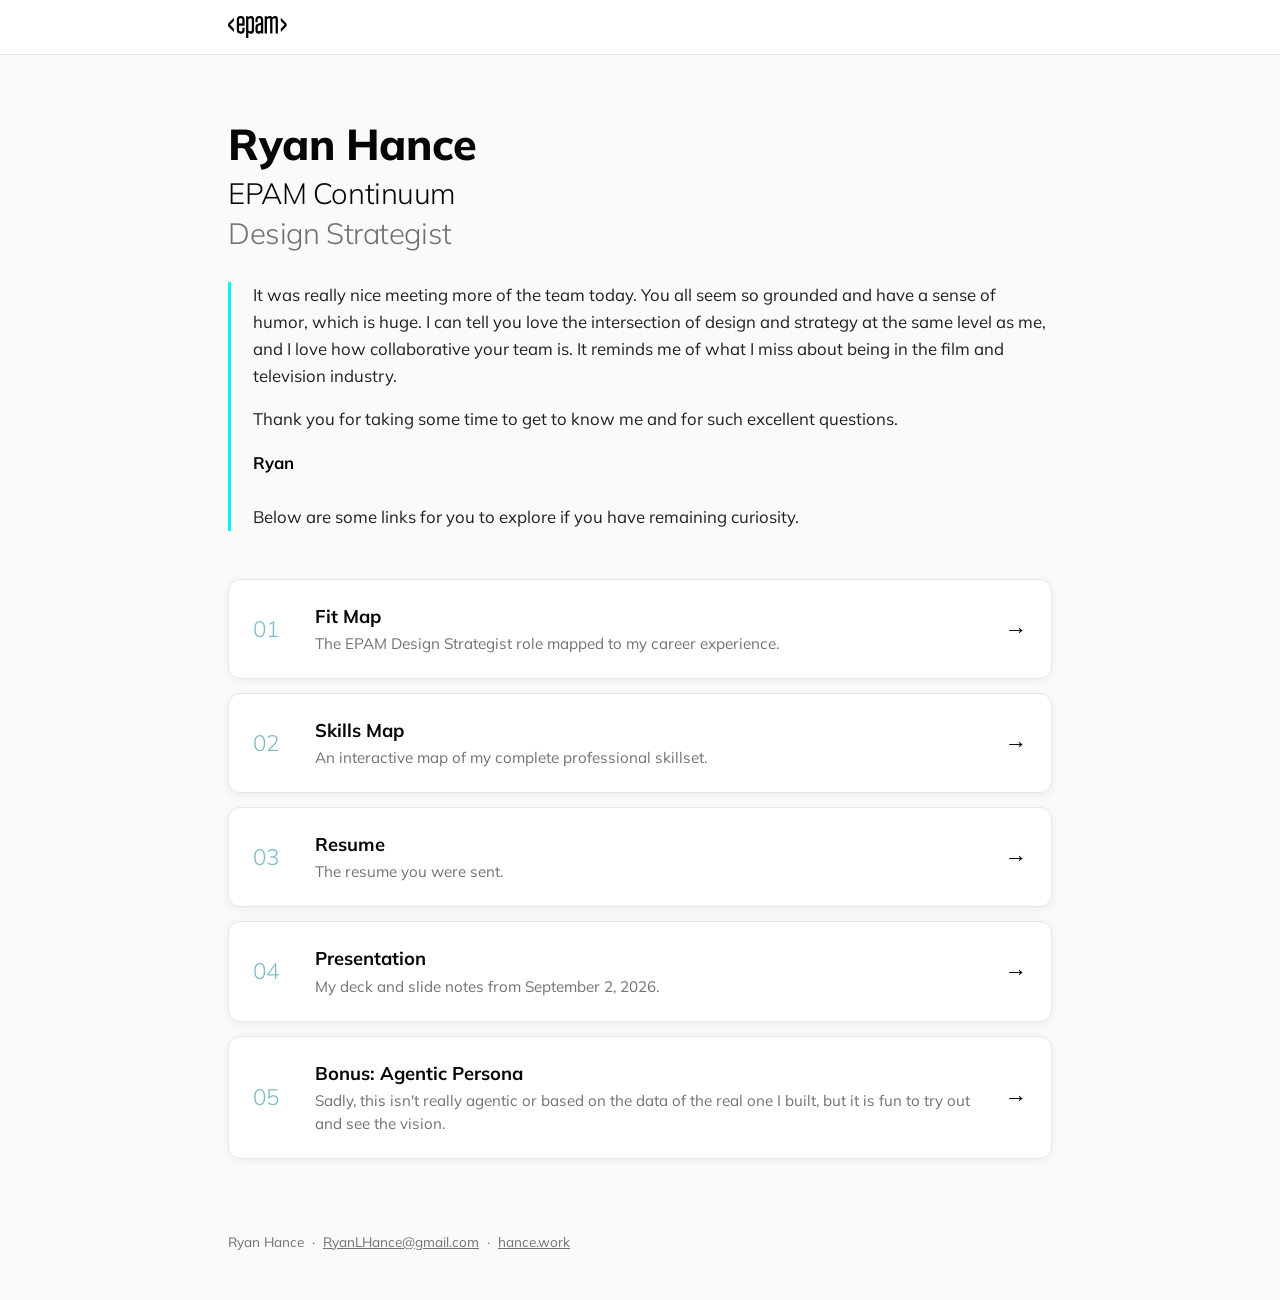
<file: index.html>
<!DOCTYPE html>
<html lang="en">
<head>
  <meta charset="UTF-8" />
  <meta name="viewport" content="width=device-width, initial-scale=1.0" />
  <title>Ryan Hance || EPAM Continuum || Design Strategist</title>
  <meta name="description" content="Ryan Hance for EPAM Continuum, Design Strategist. Fit map, skills constellation, resume, presentation, and a persona demo." />
  <link rel="preconnect" href="https://fonts.googleapis.com" />
  <link rel="preconnect" href="https://fonts.gstatic.com" crossorigin />
  <link href="https://fonts.googleapis.com/css2?family=Mulish:wght@300;400;500;600;700;800&display=swap" rel="stylesheet" />
  <link rel="stylesheet" href="./styles.css?v=7" />
</head>
<body>
  <div class="topbar">
    <div class="topbar-inner">
      <img class="logo" src="./epam-logo.svg" alt="EPAM" />
    </div>
  </div>

  <main class="page">
    <header class="hero">
      <h1 class="title">
        <span class="t-name">Ryan Hance</span>
        <span class="t-co">EPAM Continuum</span>
        <span class="t-role">Design Strategist</span>
      </h1>
      <div class="note">
        <p>It was really nice meeting more of the team today. You all seem so grounded and have a sense of humor, which is huge. I can tell you love the intersection of design and strategy at the same level as me, and I love how collaborative your team is. It reminds me of what I miss about being in the film and television industry.</p>
        <p>Thank you for taking some time to get to know me and for such excellent questions.</p>
        <p class="sig">Ryan</p>
        <p>Below are some links for you to explore if you have remaining curiosity.</p>
      </div>
    </header>

    <nav class="links" aria-label="Pages">
      <a class="card" href="https://ryanlhance.github.io/epam/" target="_blank" rel="noopener noreferrer">
        <span class="card-num">01</span>
        <span class="card-body">
          <span class="card-title">Fit Map</span>
          <span class="card-desc">The EPAM Design Strategist role mapped to my career experience.</span>
        </span>
        <span class="card-arrow" aria-hidden="true">→</span>
      </a>
      <a class="card" href="https://ryanlhance.github.io/skills/" target="_blank" rel="noopener noreferrer">
        <span class="card-num">02</span>
        <span class="card-body">
          <span class="card-title">Skills Map</span>
          <span class="card-desc">An interactive map of my complete professional skillset.</span>
        </span>
        <span class="card-arrow" aria-hidden="true">→</span>
      </a>
      <a class="card" href="./resume/">
        <span class="card-num">03</span>
        <span class="card-body">
          <span class="card-title">Resume</span>
          <span class="card-desc">The resume you were sent.</span>
        </span>
        <span class="card-arrow" aria-hidden="true">→</span>
      </a>
      <a class="card" href="./presentation/">
        <span class="card-num">04</span>
        <span class="card-body">
          <span class="card-title">Presentation</span>
          <span class="card-desc">My deck and slide notes from September 2, 2026.</span>
        </span>
        <span class="card-arrow" aria-hidden="true">→</span>
      </a>
      <a class="card" href="https://ryanlhance.github.io/farmer-persona/" target="_blank" rel="noopener noreferrer">
        <span class="card-num">05</span>
        <span class="card-body">
          <span class="card-title">Bonus: Agentic Persona</span>
          <span class="card-desc">Sadly, this isn't really agentic or based on the data of the real one I built, but it is fun to try out and see the vision.</span>
        </span>
        <span class="card-arrow" aria-hidden="true">→</span>
      </a>
    </nav>
  </main>

  <footer class="foot">
    <span>Ryan Hance</span>
    <span class="dot" aria-hidden="true">·</span>
    <a href="mailto:RyanLHance@gmail.com">RyanLHance@gmail.com</a>
    <span class="dot" aria-hidden="true">·</span>
    <a href="https://www.hance.work/" target="_blank" rel="noopener noreferrer">hance.work</a>
  </footer>
</body>
</html>
</file>
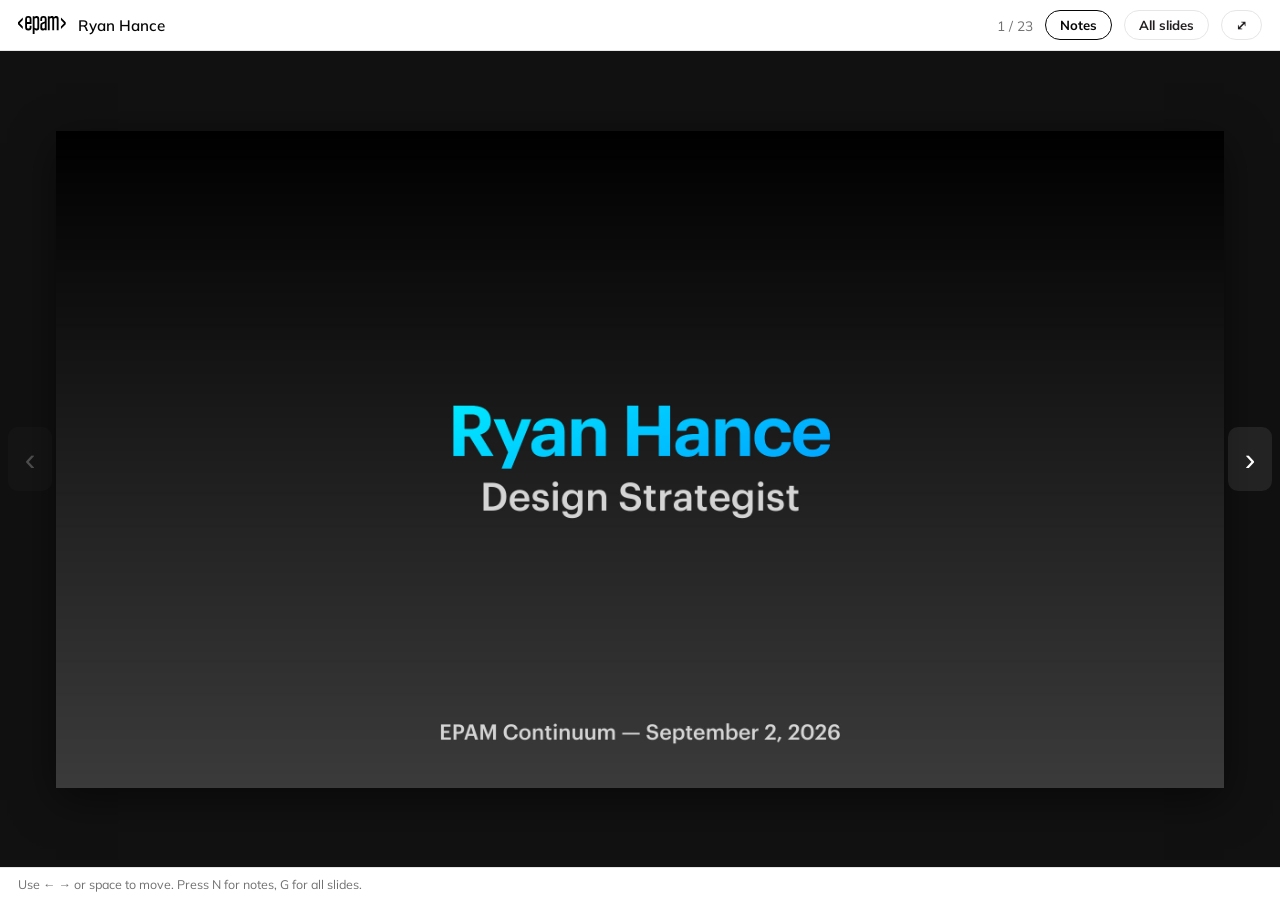
<file: presentation/index.html>
<!DOCTYPE html>
<html lang="en">
<head>
  <meta charset="UTF-8" />
  <meta name="viewport" content="width=device-width, initial-scale=1.0" />
  <title>Ryan Hance — EPAM Continuum Presentation</title>
  <meta name="description" content="Ryan Hance's presentation to EPAM Continuum, with speaker notes." />
  <link rel="preconnect" href="https://fonts.googleapis.com" />
  <link rel="preconnect" href="https://fonts.gstatic.com" crossorigin />
  <link href="https://fonts.googleapis.com/css2?family=Mulish:wght@300;400;500;600;700;800&display=swap" rel="stylesheet" />
  <link rel="stylesheet" href="./styles.css?v=2" />
</head>
<body>
  <div class="bar">
    <div class="bar-left">
      <a class="home" href="../" aria-label="Back to home"><img src="../epam-logo.svg" alt="EPAM" /></a>
      <span class="bar-title" id="slide-title"></span>
    </div>
    <div class="bar-right">
      <span class="counter" id="counter">1 / 23</span>
      <button class="btn" id="notes-toggle" aria-pressed="false" aria-controls="notes">Notes</button>
      <button class="btn btn-ghost" id="grid-toggle" aria-pressed="false" aria-controls="grid">All slides</button>
      <button class="btn btn-ghost" id="fs-toggle" title="Fullscreen">⤢</button>
    </div>
  </div>

  <div class="stage-wrap" id="stage-wrap">
    <div class="stage" id="stage">
      <button class="nav prev" id="prev" aria-label="Previous slide">‹</button>
      <div class="frame" id="frame">
        <img id="slide" alt="" draggable="false" />
      </div>
      <button class="nav next" id="next" aria-label="Next slide">›</button>
    </div>
    <aside class="notes" id="notes" hidden aria-label="Speaker notes">
      <div class="notes-head">
        <span class="notes-kicker">Speaker notes</span>
        <button class="notes-close" id="notes-close" aria-label="Hide notes">&times;</button>
      </div>
      <div class="notes-body" id="notes-body"></div>
    </aside>
  </div>

  <div class="grid" id="grid" hidden role="dialog" aria-label="All slides"></div>

  <p class="hint">Use ← → or space to move. Press N for notes, G for all slides.</p>
  <script src="./app.js?v=2"></script>
</body>
</html>
</file>
<file: styles.css>
/* Ryan Hance || EPAM Continuum — homepage. EPAM brand only. */
:root {
  --e-ink: #060606; --e-cyan: #00F6FF; --e-cyan-soft: #E0FCFE; --e-teal: #7BBBC6; --e-blue: #008ACE;
  --e-paper: #FBFAFA; --e-tint: #F2F2F2; --body: #231F20; --secondary: #717171; --hairline: #E6E6E6; --white: #fff;
  --shadow: 0 10px 34px rgba(6,6,6,0.10); --shadow-sm: 0 2px 10px rgba(6,6,6,0.06);
}
* { box-sizing: border-box; }
body { margin: 0; font-family: "Mulish", "Helvetica Neue", Helvetica, Arial, sans-serif; color: var(--body);
       background: var(--e-paper); line-height: 1.6; font-size: 17px; -webkit-font-smoothing: antialiased; }
a { color: var(--e-blue); }

.topbar { border-bottom: 1px solid var(--hairline); background: var(--white); }
.topbar-inner { max-width: 880px; margin: 0 auto; padding: 16px 28px; display: flex; align-items: center; justify-content: space-between; gap: 16px; }
.logo { height: 22px; width: auto; display: block; }
.pill { font-size: 0.85rem; font-weight: 600; color: var(--e-ink); text-decoration: none; white-space: nowrap;
        border: 1px solid var(--e-ink); border-radius: 100px; padding: 7px 18px; transition: background 120ms, color 120ms; }
.pill:hover { background: var(--e-ink); color: var(--white); }

.page { max-width: 880px; margin: 0 auto; padding: 64px 28px 48px; }
.hero { margin-bottom: 48px; }
.title { font-weight: 300; font-size: clamp(1.6rem, 4.2vw, 2.7rem); line-height: 1.2; margin: 0 0 32px; letter-spacing: -0.01em;
         display: flex; flex-direction: column; gap: 0.1em; }
.t-name { font-weight: 800; color: var(--e-ink); }
.t-co { color: var(--e-ink); font-size: 0.68em; }
.t-role { color: var(--secondary); font-size: 0.68em; }
.note { border-left: 3px solid var(--e-cyan); padding-left: 22px; }
.note p { margin: 0 0 1em; font-size: 1.05rem; }
.note p:last-child { margin-bottom: 0; }
.note .sig { font-weight: 700; color: var(--e-ink); margin-bottom: 1.6em; }

.links { display: grid; gap: 14px; }
.card { display: grid; grid-template-columns: 44px 1fr 32px; align-items: center; gap: 18px; text-decoration: none; color: inherit;
        background: var(--white); border: 1px solid var(--hairline); border-radius: 12px; padding: 22px 24px; box-shadow: var(--shadow-sm);
        transition: transform 140ms ease, box-shadow 140ms ease, border-color 140ms ease; }
.card:hover, .card:focus-visible { transform: translateY(-2px); box-shadow: var(--shadow); border-color: var(--e-teal); outline: none; }
.card-num { font-weight: 300; font-size: 1.4rem; color: var(--e-teal); letter-spacing: 0.02em; }
.card-body { display: block; }
.card-title { display: block; font-weight: 700; font-size: 1.15rem; color: var(--e-ink); margin-bottom: 2px; }
.card-desc { display: block; font-size: 0.95rem; color: var(--secondary); line-height: 1.5; }
.card-arrow { font-size: 1.4rem; color: var(--e-ink); text-align: right; transition: transform 140ms ease; }
.card:hover .card-arrow { transform: translateX(4px); }
.card { position: relative; overflow: hidden; }
.card::before { content: ""; position: absolute; inset: 0; z-index: 0; pointer-events: none;
  background: linear-gradient(90deg, var(--e-cyan-soft), var(--white) 45%);
  transform: translateX(-101%); transition: transform 320ms ease; }
.card:hover::before, .card:focus-visible::before { transform: translateX(0); }
.card > * { position: relative; z-index: 1; }

.foot { max-width: 880px; margin: 0 auto; padding: 24px 28px 48px; font-size: 0.85rem; color: var(--secondary); display: flex; flex-wrap: wrap; gap: 8px; }
.foot a { color: var(--secondary); }
@media (max-width: 600px) {
  .page { padding: 40px 20px 32px; }
  .card { grid-template-columns: 1fr 24px; padding: 18px 18px; }
  .card-num { display: none; }
}
</file>
<file: presentation/styles.css>
:root { --ink:#060606; --paper:#FBFAFA; --cyan:#00F6FF; --teal:#7BBBC6; --blue:#008ACE; --hair:#E6E6E6; --sec:#717171; --body:#231F20; --stage:#111; }
* { box-sizing: border-box; }
[hidden] { display: none !important; }
html, body { height: 100%; }
body { margin: 0; font-family: "Mulish", "Helvetica Neue", Helvetica, Arial, sans-serif; background: var(--paper); color: var(--body);
       display: flex; flex-direction: column; -webkit-font-smoothing: antialiased; }

.bar { display: flex; align-items: center; justify-content: space-between; gap: 12px; padding: 10px 18px; background: #fff; border-bottom: 1px solid var(--hair); }
.bar-left, .bar-right { display: flex; align-items: center; gap: 12px; min-width: 0; }
.home img { height: 18px; width: auto; display: block; }
.bar-title { font-weight: 600; font-size: 0.95rem; color: var(--ink); white-space: nowrap; overflow: hidden; text-overflow: ellipsis; }
.counter { font-variant-numeric: tabular-nums; color: var(--sec); font-size: 0.85rem; white-space: nowrap; }
.btn { font: inherit; font-size: 0.82rem; font-weight: 700; color: var(--ink); background: #fff; border: 1px solid var(--ink); border-radius: 100px; padding: 6px 14px; cursor: pointer; white-space: nowrap; }
.btn:hover { background: var(--ink); color: #fff; }
.btn[aria-pressed="true"] { background: var(--ink); color: var(--cyan); }
.btn-ghost { border-color: var(--hair); color: var(--body); }
.btn-ghost:hover { border-color: var(--ink); }

.stage-wrap { flex: 1; display: flex; min-height: 0; background: var(--stage); }
.stage { flex: 1; position: relative; display: flex; align-items: center; justify-content: center; padding: 16px 56px; min-width: 0; }
.frame { width: 100%; height: 100%; display: flex; align-items: center; justify-content: center; }
.frame img { max-width: 100%; max-height: 100%; width: auto; height: auto; aspect-ratio: 16 / 9; object-fit: contain; box-shadow: 0 12px 40px rgba(0,0,0,0.5); user-select: none; }
.nav { position: absolute; top: 50%; transform: translateY(-50%); width: 44px; height: 64px; border: 0; border-radius: 10px; background: rgba(255,255,255,0.08); color: #fff; font-size: 2rem; line-height: 1; cursor: pointer; transition: background 120ms; }
.nav:hover { background: rgba(0,246,255,0.25); }
.nav:disabled { opacity: 0.25; cursor: default; }
.prev { left: 8px; } .next { right: 8px; }

.notes { width: min(400px, 40vw); background: #fff; border-left: 1px solid var(--hair); display: flex; flex-direction: column; min-height: 0; }
.notes-head { display: flex; align-items: center; justify-content: space-between; padding: 12px 18px; border-bottom: 1px solid var(--hair); }
.notes-kicker { font-size: 0.75rem; font-weight: 700; letter-spacing: 0.08em; text-transform: uppercase; color: var(--sec); }
.notes-close { border: 0; background: none; font-size: 1.4rem; line-height: 1; cursor: pointer; color: var(--sec); }
.notes-body { padding: 16px 20px 28px; overflow-y: auto; font-size: 0.98rem; line-height: 1.6; }
.notes-body p { margin: 0 0 0.9em; }
.notes-body .empty { color: var(--sec); font-style: italic; }

.grid { position: fixed; inset: 0; z-index: 40; overflow-y: auto; background: rgba(6,6,6,0.94); padding: 24px; display: grid; grid-template-columns: repeat(auto-fill, minmax(220px, 1fr)); gap: 16px; align-content: start; }
.thumb { border: 2px solid transparent; border-radius: 8px; background: none; padding: 0; cursor: pointer; text-align: left; color: #ddd; font: inherit; }
.thumb img { width: 100%; aspect-ratio: 16/9; object-fit: cover; border-radius: 6px; display: block; }
.thumb span { display: block; font-size: 0.78rem; padding: 6px 4px 0; white-space: nowrap; overflow: hidden; text-overflow: ellipsis; }
.thumb:hover, .thumb.current { border-color: var(--cyan); }

.hint { margin: 0; padding: 8px 18px; font-size: 0.78rem; color: var(--sec); background: #fff; border-top: 1px solid var(--hair); }

@media (max-width: 760px) {
  .bar-title, .hint, #fs-toggle { display: none; }
  .stage-wrap { flex-direction: column; }
  .stage { padding: 12px 44px; flex: 0 0 auto; }
  .nav { width: 36px; }
  .notes { width: auto; border-left: 0; border-top: 1px solid var(--hair); flex: 1; }
}
</file>
